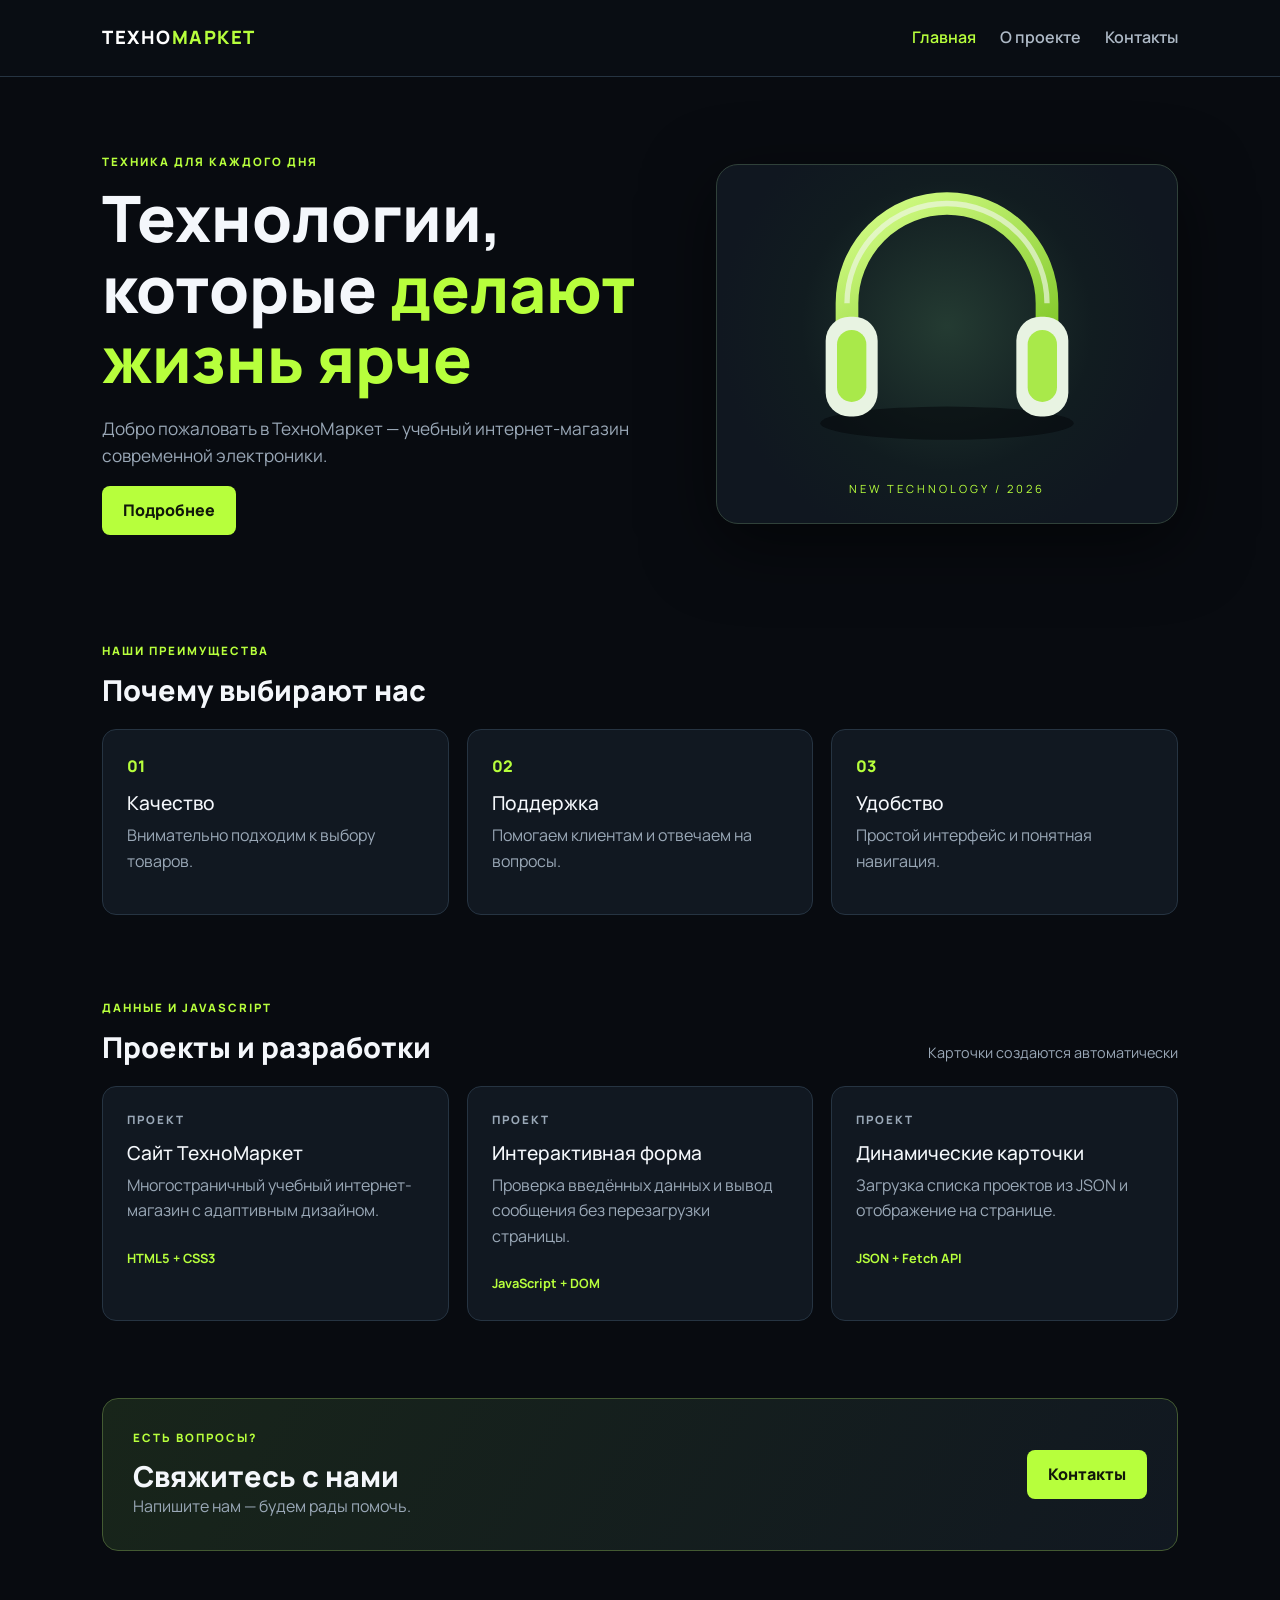
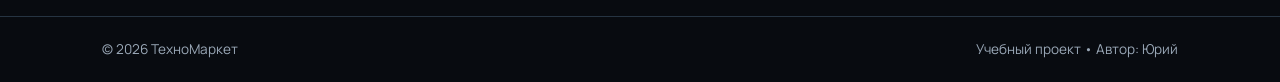
<file: index.html>
<!DOCTYPE html>
<html lang="ru">
<head>
  <meta charset="UTF-8">
  <meta name="viewport" content="width=device-width, initial-scale=1.0">
  <meta name="description" content="ТехноМаркет — учебный интернет-магазин электроники">
  <title>ТехноМаркет — Главная</title>
  <link href="https://cdn.jsdelivr.net/npm/bootstrap@5.3.3/dist/css/bootstrap.min.css" rel="stylesheet">
  <link rel="stylesheet" href="style.css">
  <script src="script.js" defer></script>
</head>
<body>
  <header class="site-header">
    <div class="container nav-wrap">
      <a class="brand" href="index.html">ТЕХНО<span>МАРКЕТ</span></a>
      <nav aria-label="Основная навигация">
        <a class="nav-link-custom active" href="index.html">Главная</a>
        <a class="nav-link-custom" href="about.html">О проекте</a>
        <a class="nav-link-custom" href="contacts.html">Контакты</a>
      </nav>
    </div>
  </header>

  <main class="container">
    <section class="hero">
      <div class="hero-copy">
        <p class="eyebrow">ТЕХНИКА ДЛЯ КАЖДОГО ДНЯ</p>
        <h1>Технологии, которые <span>делают жизнь ярче</span></h1>
        <p class="hero-lead">Добро пожаловать в ТехноМаркет — учебный интернет-магазин современной электроники.</p>
        <button class="btn-neon" id="showMore" type="button" aria-expanded="false" aria-controls="moreText">Подробнее</button>
        <p id="moreText" class="more-text d-none">В нашем каталоге представлены наушники, аксессуары и полезные устройства. Проект создан Юрием в рамках изучения HTML, CSS и JavaScript.</p>
      </div>
      <div class="hero-art">
        <img src="images/headphones.svg" alt="Иллюстрация беспроводных наушников">
        <div class="art-caption">NEW TECHNOLOGY / 2026</div>
      </div>
    </section>

    <section class="section-block">
      <div class="section-heading">
        <div><p class="eyebrow">НАШИ ПРЕИМУЩЕСТВА</p><h2>Почему выбирают нас</h2></div>
      </div>
      <div class="feature-grid">
        <article class="feature-card"><span>01</span><h3>Качество</h3><p>Внимательно подходим к выбору товаров.</p></article>
        <article class="feature-card"><span>02</span><h3>Поддержка</h3><p>Помогаем клиентам и отвечаем на вопросы.</p></article>
        <article class="feature-card"><span>03</span><h3>Удобство</h3><p>Простой интерфейс и понятная навигация.</p></article>
      </div>
    </section>

    <section class="section-block">
      <div class="section-heading">
        <div><p class="eyebrow">ДАННЫЕ И JAVASCRIPT</p><h2>Проекты и разработки</h2></div>
        <span class="muted">Карточки создаются автоматически</span>
      </div>
      <div id="projects" class="project-grid" aria-live="polite">
        <p class="muted">Загружаем проекты...</p>
      </div>
    </section>

    <section class="section-block cta-panel">
      <div><p class="eyebrow">ЕСТЬ ВОПРОСЫ?</p><h2>Свяжитесь с нами</h2><p>Напишите нам — будем рады помочь.</p></div>
      <a class="btn-neon" href="contacts.html">Контакты</a>
    </section>
  </main>

  <footer class="site-footer"><div class="container footer-inner"><span>© 2026 ТехноМаркет</span><span>Учебный проект • Автор: Юрий</span></div></footer>

  <div class="modal fade" id="infoModal" tabindex="-1" aria-labelledby="infoModalLabel" aria-hidden="true">
    <div class="modal-dialog modal-dialog-centered"><div class="modal-content modal-dark">
      <div class="modal-header"><h5 class="modal-title" id="infoModalLabel">ТехноМаркет</h5><button type="button" class="btn-close btn-close-white" data-bs-dismiss="modal" aria-label="Закрыть"></button></div>
      <div class="modal-body">Это демонстрационное модальное окно Bootstrap. Компонент открывается без перезагрузки страницы.</div>
      <div class="modal-footer"><button type="button" class="btn-neon" data-bs-dismiss="modal">Понятно</button></div>
    </div></div>
  </div>
  <script src="https://cdn.jsdelivr.net/npm/bootstrap@5.3.3/dist/js/bootstrap.bundle.min.js"></script>
</body>
</html>
</file>
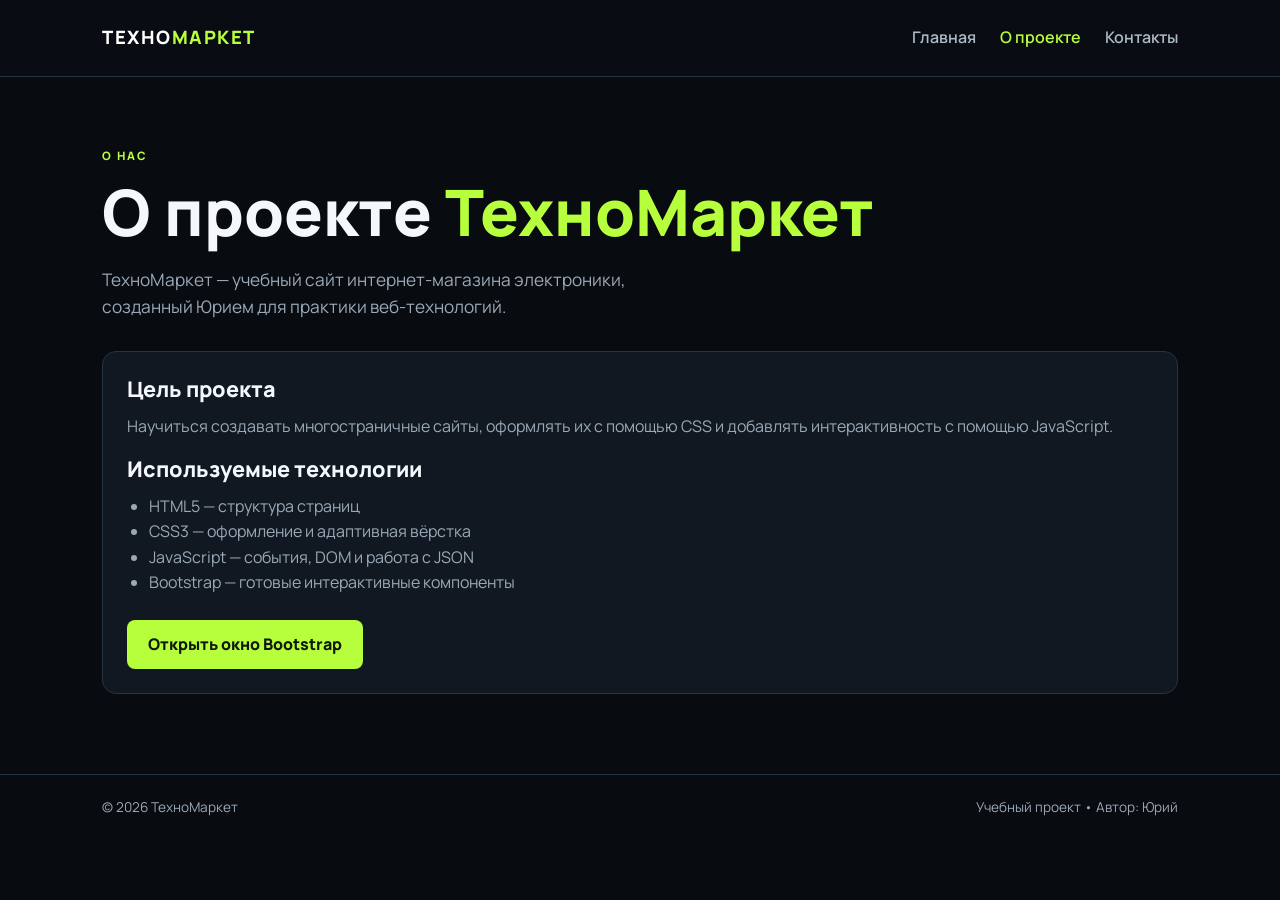
<file: about.html>
<!DOCTYPE html>
<html lang="ru">
<head>
  <meta charset="UTF-8"><meta name="viewport" content="width=device-width, initial-scale=1.0">
  <title>ТехноМаркет — О проекте</title><link href="https://cdn.jsdelivr.net/npm/bootstrap@5.3.3/dist/css/bootstrap.min.css" rel="stylesheet"><link rel="stylesheet" href="style.css">
  <script src="script.js" defer></script>
</head>
<body>
<header class="site-header"><div class="container nav-wrap"><a class="brand" href="index.html">ТЕХНО<span>МАРКЕТ</span></a><nav aria-label="Основная навигация"><a class="nav-link-custom" href="index.html">Главная</a><a class="nav-link-custom active" href="about.html">О проекте</a><a class="nav-link-custom" href="contacts.html">Контакты</a></nav></div></header>
<main class="container page-main">
  <p class="eyebrow">О НАС</p><h1>О проекте <span>ТехноМаркет</span></h1>
  <p class="page-intro">ТехноМаркет — учебный сайт интернет-магазина электроники, созданный Юрием для практики веб-технологий.</p>
  <div class="content-panel"><h2>Цель проекта</h2><p>Научиться создавать многостраничные сайты, оформлять их с помощью CSS и добавлять интерактивность с помощью JavaScript.</p><h2>Используемые технологии</h2><ul class="tech-list"><li>HTML5 — структура страниц</li><li>CSS3 — оформление и адаптивная вёрстка</li><li>JavaScript — события, DOM и работа с JSON</li><li>Bootstrap — готовые интерактивные компоненты</li></ul>
  <button class="btn-neon" type="button" data-bs-toggle="modal" data-bs-target="#infoModal">Открыть окно Bootstrap</button></div>
</main>
<footer class="site-footer"><div class="container footer-inner"><span>© 2026 ТехноМаркет</span><span>Учебный проект • Автор: Юрий</span></div></footer>
<div class="modal fade" id="infoModal" tabindex="-1" aria-labelledby="infoModalLabel" aria-hidden="true"><div class="modal-dialog modal-dialog-centered"><div class="modal-content modal-dark"><div class="modal-header"><h5 class="modal-title" id="infoModalLabel">О проекте</h5><button type="button" class="btn-close btn-close-white" data-bs-dismiss="modal" aria-label="Закрыть"></button></div><div class="modal-body">Bootstrap Modal — интерактивное всплывающее окно.</div><div class="modal-footer"><button type="button" class="btn-neon" data-bs-dismiss="modal">Закрыть</button></div></div></div></div>
<script src="https://cdn.jsdelivr.net/npm/bootstrap@5.3.3/dist/js/bootstrap.bundle.min.js"></script></body></html>
</file>
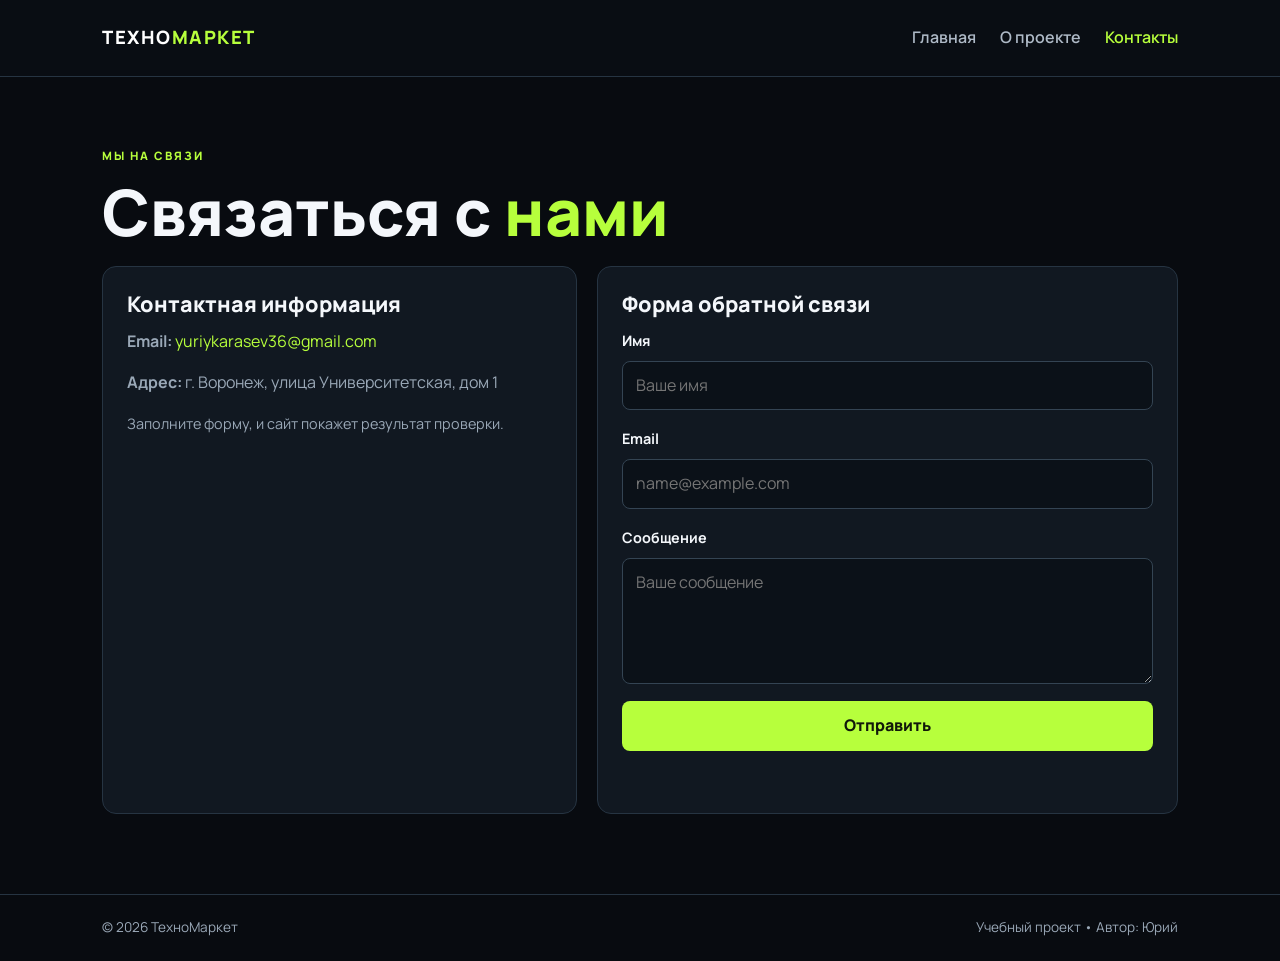
<file: contacts.html>
<!DOCTYPE html>
<html lang="ru">
<head>
  <meta charset="UTF-8"><meta name="viewport" content="width=device-width, initial-scale=1.0">
  <title>ТехноМаркет — Контакты</title><link href="https://cdn.jsdelivr.net/npm/bootstrap@5.3.3/dist/css/bootstrap.min.css" rel="stylesheet"><link rel="stylesheet" href="style.css">
  <script src="script.js" defer></script>
</head>
<body>
<header class="site-header"><div class="container nav-wrap"><a class="brand" href="index.html">ТЕХНО<span>МАРКЕТ</span></a><nav aria-label="Основная навигация"><a class="nav-link-custom" href="index.html">Главная</a><a class="nav-link-custom" href="about.html">О проекте</a><a class="nav-link-custom active" href="contacts.html">Контакты</a></nav></div></header>
<main class="container page-main">
  <p class="eyebrow">МЫ НА СВЯЗИ</p><h1>Связаться с <span>нами</span></h1>
  <div class="contact-layout">
    <section class="content-panel"><h2>Контактная информация</h2><p><strong>Email:</strong> <a href="mailto:yuriykarasev36@gmail.com">yuriykarasev36@gmail.com</a></p><p><strong>Адрес:</strong> г. Воронеж, улица Университетская, дом 1</p><p class="muted">Заполните форму, и сайт покажет результат проверки.</p></section>
    <section class="content-panel"><h2>Форма обратной связи</h2>
      <form id="contactForm" action="https://formsubmit.co/yuriykarasev36@gmail.com" method="POST">
        <label for="name">Имя</label><input id="name" name="name" type="text" placeholder="Ваше имя" required>
        <label for="email">Email</label><input id="email" name="email" type="email" placeholder="name@example.com" required>
        <label for="comment">Сообщение</label><textarea id="comment" name="comment" rows="4" placeholder="Ваше сообщение" required></textarea>
        <button class="btn-neon" type="submit">Отправить</button>
      </form>
      <p id="formMessage" class="form-message" role="status" aria-live="polite"></p>
    </section>
  </div>
</main>
<footer class="site-footer"><div class="container footer-inner"><span>© 2026 ТехноМаркет</span><span>Учебный проект • Автор: Юрий</span></div></footer>
<script src="https://cdn.jsdelivr.net/npm/bootstrap@5.3.3/dist/js/bootstrap.bundle.min.js"></script></body></html>
</file>
<file: style.css>
@import url('https://fonts.googleapis.com/css2?family=Manrope:wght@400;500;600;700;800&display=swap');
:root{--bg:#080b10;--panel:#111821;--panel2:#151f2a;--text:#f4f7fb;--muted:#9aa8b7;--accent:#b7ff3c;--line:#263442}
*{box-sizing:border-box}html{scroll-behavior:smooth}body{margin:0;background:var(--bg);color:var(--text);font-family:'Manrope',Arial,sans-serif;line-height:1.6}
a{color:var(--accent);text-decoration:none}.container{width:min(1100px,calc(100% - 40px));margin:auto}
.site-header{border-bottom:1px solid var(--line);background:#090d13}.nav-wrap{min-height:76px;display:flex;align-items:center;justify-content:space-between;gap:24px}.brand{font-size:1.15rem;font-weight:800;letter-spacing:1.5px;color:#fff}.brand span,h1 span{color:var(--accent)}nav{display:flex;gap:24px}.nav-link-custom{color:#aeb9c6;font-weight:600}.nav-link-custom:hover,.nav-link-custom.active{color:var(--accent)}
.hero{display:grid;grid-template-columns:1.1fr .9fr;align-items:center;gap:50px;padding:76px 0 65px;min-height:480px}.eyebrow{font-size:.72rem;letter-spacing:2px;color:var(--accent);font-weight:800;margin:0 0 12px}.hero h1,.page-main h1{font-size:clamp(2.3rem,5vw,4rem);line-height:1.1;font-weight:800;margin:0 0 20px}.hero-lead,.page-intro{font-size:1.08rem;color:var(--muted);max-width:570px}.btn-neon{display:inline-block;border:0;border-radius:8px;padding:12px 21px;background:var(--accent);color:#11180a;font-weight:800;cursor:pointer;transition:.2s}.btn-neon:hover{background:#d0ff82;transform:translateY(-2px);color:#11180a}.more-text{margin-top:18px;padding:15px;border-left:3px solid var(--accent);background:var(--panel);color:#d5dde6;border-radius:0 8px 8px 0}
.hero-art{background:radial-gradient(circle at 50% 45%,#243b32 0,#111c20 48%,#101720 75%);border:1px solid #30413a;border-radius:22px;padding:25px;text-align:center;box-shadow:0 20px 70px #0008}.hero-art img{width:100%;max-height:280px;object-fit:contain}.art-caption{color:var(--accent);font-size:.7rem;letter-spacing:3px;margin-top:10px}
.section-block{padding:42px 0}.section-heading{display:flex;align-items:end;justify-content:space-between;gap:20px;margin-bottom:22px}.section-heading h2,.content-panel h2,.cta-panel h2{font-size:1.8rem;font-weight:800;margin:0}.feature-grid,.project-grid{display:grid;grid-template-columns:repeat(3,1fr);gap:18px}.feature-card,.project-card,.content-panel{background:var(--panel);border:1px solid var(--line);border-radius:14px;padding:24px}.feature-card>span{color:var(--accent);font-weight:800}.feature-card h3,.project-card h3{font-size:1.2rem;margin:12px 0 8px}.feature-card p,.project-card p,.content-panel p{color:var(--muted)}.project-tech{display:inline-block;color:var(--accent);font-size:.8rem;font-weight:700;margin-top:8px}.muted{color:var(--muted);font-size:.9rem}.cta-panel{margin:35px 0 65px;padding:30px;border:1px solid #435a32;border-radius:16px;background:linear-gradient(120deg,#18251a,#111821);display:flex;align-items:center;justify-content:space-between;gap:20px}.cta-panel p:last-child{color:var(--muted);margin-bottom:0}
.page-main{padding-top:70px;padding-bottom:80px;min-height:70vh}.page-main h1{margin-bottom:18px}.page-intro{margin-bottom:30px}.content-panel{margin-top:20px}.content-panel h2{font-size:1.35rem;margin-bottom:12px}.tech-list{color:var(--muted);padding-left:22px;margin-bottom:24px}.contact-layout{display:grid;grid-template-columns:.9fr 1.1fr;gap:20px}.contact-layout .content-panel{margin:0}.contact-layout form{display:grid;gap:9px}.contact-layout label{font-weight:700;font-size:.9rem}.contact-layout input,.contact-layout textarea{width:100%;background:#0b1118;border:1px solid #344453;border-radius:8px;padding:11px 13px;color:#fff;margin-bottom:8px;font:inherit}.contact-layout input:focus,.contact-layout textarea:focus{outline:2px solid var(--accent);border-color:transparent}.form-message{min-height:26px;margin:12px 0 0;font-weight:700}.form-message.error{color:#ff7777}.form-message.success{color:var(--accent)}
.site-footer{border-top:1px solid var(--line);padding:22px 0;color:var(--muted);font-size:.85rem}.footer-inner{display:flex;justify-content:space-between;gap:15px}.modal-dark{background:#111821;color:#f4f7fb;border:1px solid #344453}.modal-dark .modal-header,.modal-dark .modal-footer{border-color:#344453}
@media(max-width:760px){.nav-wrap{padding:16px 0;align-items:flex-start;flex-direction:column}nav{gap:16px;flex-wrap:wrap}.hero{grid-template-columns:1fr;padding:48px 0}.hero-art{max-width:480px}.feature-grid,.project-grid,.contact-layout{grid-template-columns:1fr}.section-heading,.cta-panel{align-items:flex-start;flex-direction:column}.footer-inner{flex-direction:column}.page-main{padding-top:45px}}

/* Финальные правила темы: пользовательские стили идут после Bootstrap */
body{background-color:var(--bg);color:var(--text)}
h1,h2,h3,h4,h5,h6{color:var(--text)}
.feature-card h3,.project-card h3,.cta-panel h2,.content-panel h2{color:var(--text)}
</file>
